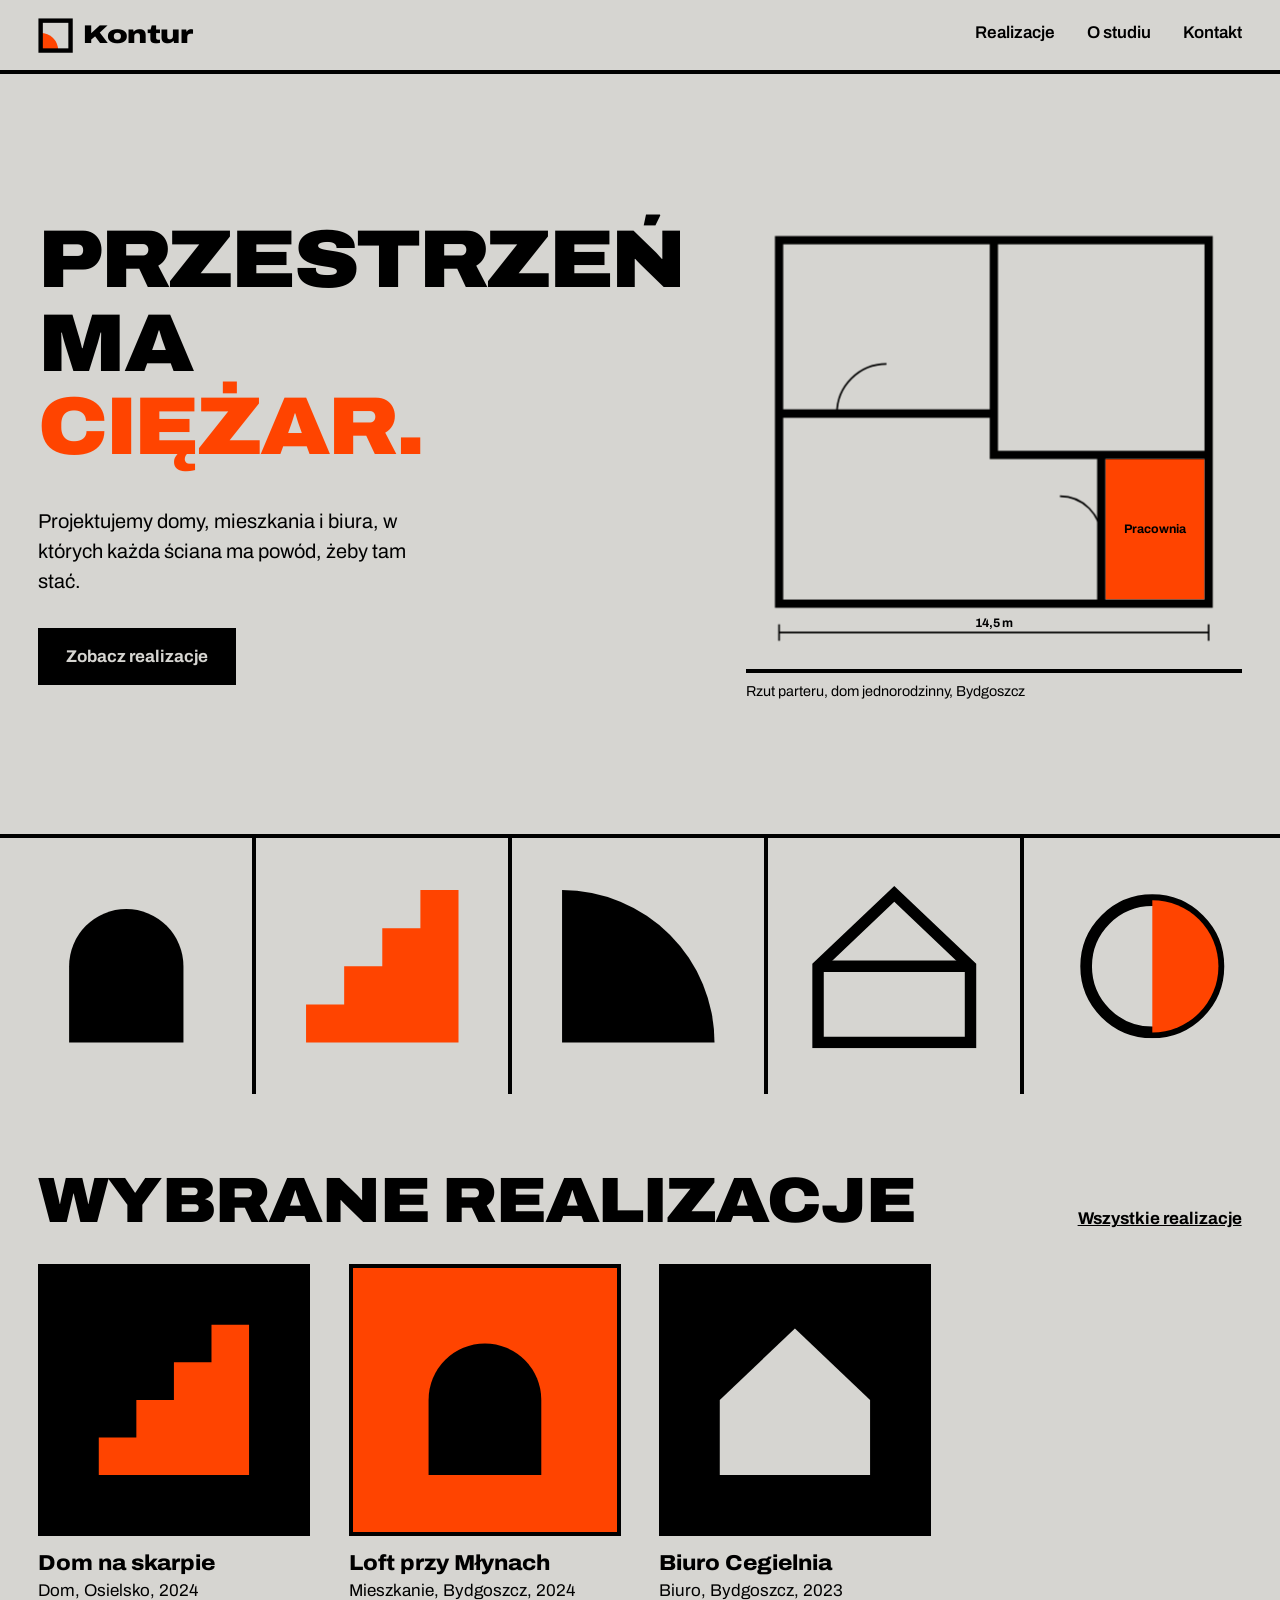
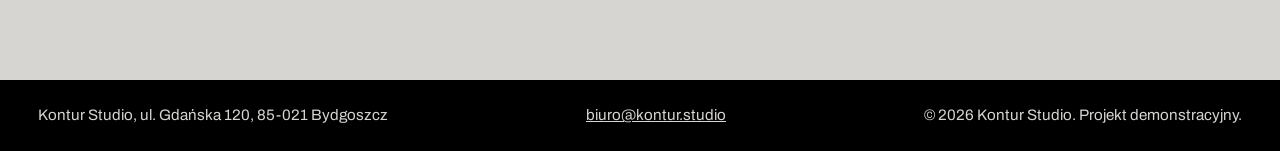
<file: index.html>
<!DOCTYPE html>
<html lang="pl">
<head>
  <meta charset="UTF-8">
  <meta name="viewport" content="width=device-width, initial-scale=1">
  <title>Kontur Studio | Pracownia architektury i wnętrz w Bydgoszczy</title>
  <meta name="description" content="Kontur Studio projektuje domy, mieszkania i biura w Bydgoszczy i okolicach.">
  <link rel="preconnect" href="https://fonts.googleapis.com">
  <link rel="preconnect" href="https://fonts.gstatic.com" crossorigin>
  <link href="https://fonts.googleapis.com/css2?family=Archivo:wdth,wght@62..125,300..900&display=swap" rel="stylesheet">
  <link rel="stylesheet" href="style.css">
</head>
<body>

  <header class="site-header">
    <a class="logo" href="index.html" aria-label="Kontur Studio, strona główna">
      <svg class="mark" viewBox="0 0 40 40" aria-hidden="true">
        <path d="M3 37V17A20 20 0 0 1 23 37Z"/>
        <rect x="3" y="3" width="34" height="34"/>
      </svg>
      <span>Kontur</span>
    </a>
    <button class="menu-btn" aria-expanded="false" aria-controls="nav">Menu</button>
    <nav id="nav" class="nav" aria-label="Główna nawigacja">
      <a href="realizacje.html">Realizacje</a>
      <a href="o-studiu.html">O studiu</a>
      <a href="kontakt.html">Kontakt</a>
    </nav>
  </header>

  <main>
    <section class="hero">
      <div class="hero-text">
        <h1>
          <span class="line"><span>Przestrzeń</span></span>
          <span class="line"><span>ma</span></span>
          <span class="line"><span>ciężar.</span></span>
        </h1>
        <p class="lead">Projektujemy domy, mieszkania i biura, w których każda ściana ma powód, żeby tam stać.</p>
        <a class="btn" href="realizacje.html">Zobacz realizacje</a>
      </div>

      <figure class="plan">
        <svg viewBox="0 0 600 540" role="img" aria-label="Animowany rzut architektoniczny pomieszczeń">
          <rect class="room" x="435" y="305" width="120" height="170"/>
          <g fill="none" stroke="#000">
            <!-- ściany zewnętrzne -->
            <path class="draw wall" style="--d:.2s" pathLength="1" d="M40 40H560V480H40Z"/>
            <!-- ściany wewnętrzne -->
            <path class="draw wall" style="--d:1.2s" pathLength="1" d="M300 40V300H560"/>
            <path class="draw wall" style="--d:1.5s" pathLength="1" d="M40 250H300"/>
            <path class="draw wall" style="--d:1.8s" pathLength="1" d="M430 300V480"/>
            <!-- łuki drzwi -->
            <path class="draw thin" style="--d:2.3s" pathLength="1" d="M110 250A60 60 0 0 1 170 190"/>
            <path class="draw thin" style="--d:2.5s" pathLength="1" d="M430 400A50 50 0 0 0 380 350"/>
            <!-- wymiar -->
            <path class="draw thin" style="--d:2.7s" pathLength="1" d="M40 515H560M40 505V525M560 505V525"/>
          </g>
          <text class="plan-text" x="300" y="508" text-anchor="middle">14,5 m</text>
          <text class="plan-text" x="495" y="395" text-anchor="middle">Pracownia</text>
        </svg>
        <figcaption>Rzut parteru, dom jednorodzinny, Bydgoszcz</figcaption>
      </figure>
    </section>

    <!-- Pas brył: formy architektoniczne (łuk, schody, ćwiartka, dach, kolumna) -->
    <section class="shapes" aria-hidden="true">
      <div><svg viewBox="0 0 100 100"><path class="ink" d="M20 90V50A30 30 0 0 1 80 50V90Z"/></svg></div>
      <div><svg viewBox="0 0 100 100"><path class="sig" d="M10 90V70H30V50H50V30H70V10H90V90Z"/></svg></div>
      <div><svg viewBox="0 0 100 100"><path class="ink" d="M10 90V10A80 80 0 0 1 90 90Z"/></svg></div>
      <div><svg viewBox="0 0 100 100"><path class="line" d="M50 12L90 50V90H10V50Z"/><path class="line" d="M10 50H90"/></svg></div>
      <div><svg viewBox="0 0 100 100"><circle class="line" cx="50" cy="50" r="34"/><path class="sig" d="M50 16A34 34 0 0 1 50 84Z"/></svg></div>
    </section>
    <section class="section" aria-labelledby="featured-title">
      <div class="section-head">
        <h2 id="featured-title">Wybrane realizacje</h2>
        <a class="text-link" href="realizacje.html">Wszystkie realizacje</a>
      </div>
      <div id="featured" class="cards"></div>
    </section>
  </main>

  <footer class="site-footer">
    <p>Kontur Studio, ul. Gdańska 120, 85-021 Bydgoszcz</p>
    <p><a href="mailto:biuro@kontur.studio">biuro@kontur.studio</a></p>
    <p>&copy; <span id="year">2026</span> Kontur Studio. Projekt demonstracyjny.</p>
  </footer>

  <script src="projects.js"></script>
  <script src="script.js"></script>
</body>
</html>
</file>
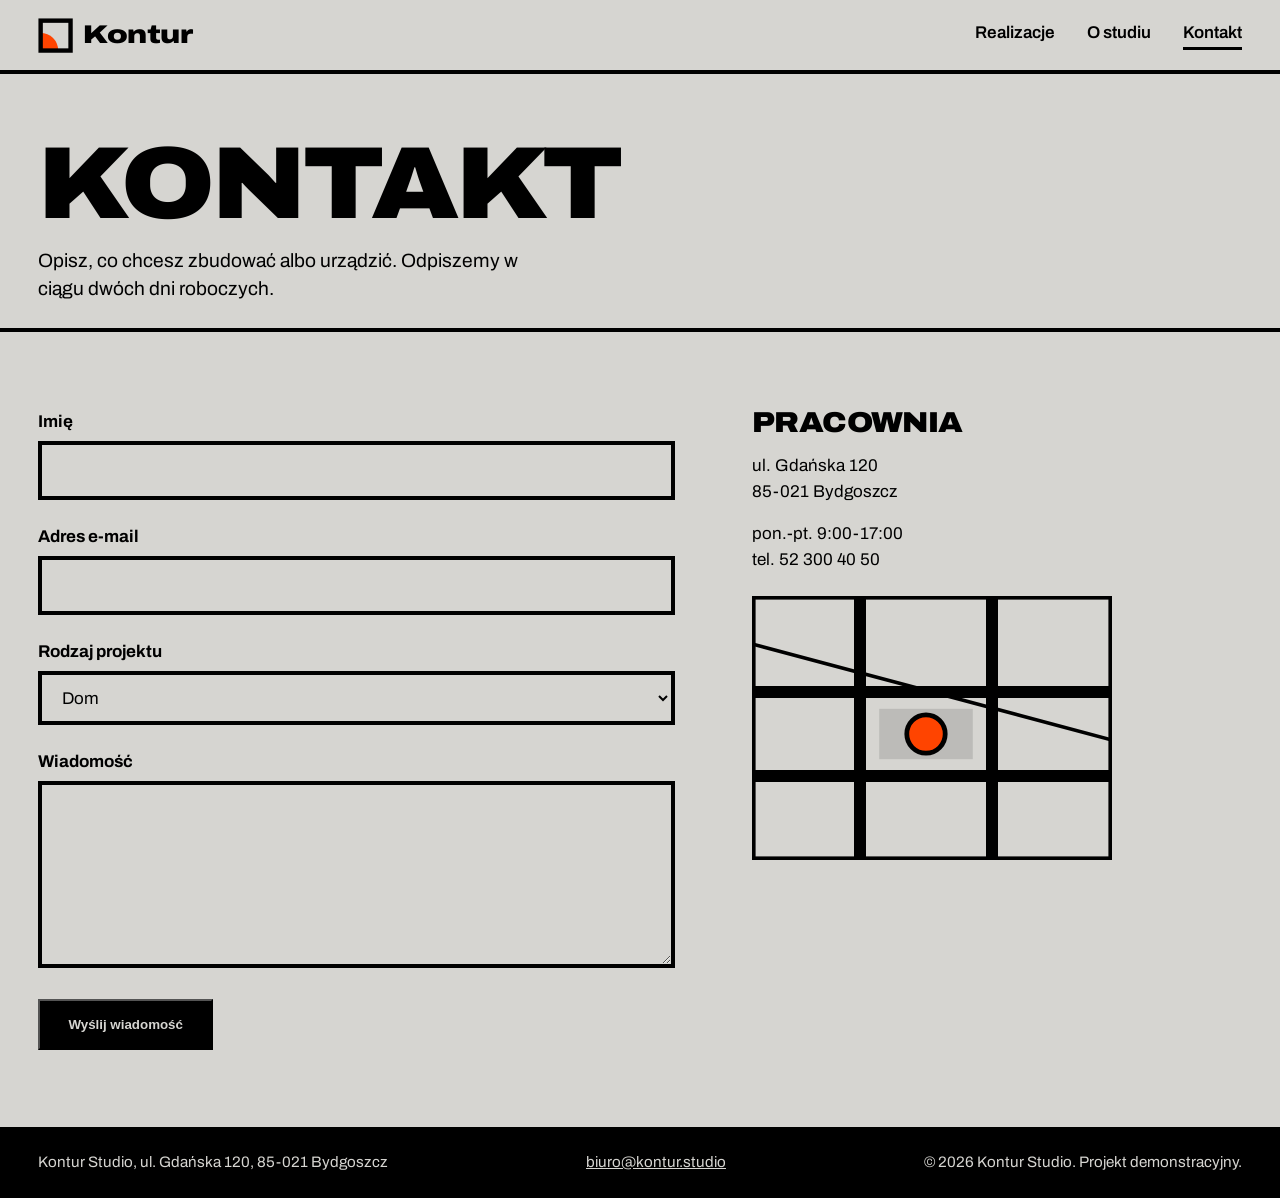
<file: kontakt.html>
<!DOCTYPE html>
<html lang="pl">
<head>
  <meta charset="UTF-8">
  <meta name="viewport" content="width=device-width, initial-scale=1">
  <title>Kontakt | Kontur Studio</title>
  <meta name="description" content="Napisz do Kontur Studio i opowiedz o swoim projekcie.">
  <link rel="preconnect" href="https://fonts.googleapis.com">
  <link rel="preconnect" href="https://fonts.gstatic.com" crossorigin>
  <link href="https://fonts.googleapis.com/css2?family=Archivo:wdth,wght@62..125,300..900&display=swap" rel="stylesheet">
  <link rel="stylesheet" href="style.css">
</head>
<body>

  <header class="site-header">
    <a class="logo" href="index.html" aria-label="Kontur Studio, strona główna">
      <svg class="mark" viewBox="0 0 40 40" aria-hidden="true">
        <path d="M3 37V17A20 20 0 0 1 23 37Z"/>
        <rect x="3" y="3" width="34" height="34"/>
      </svg>
      <span>Kontur</span>
    </a>
    <button class="menu-btn" aria-expanded="false" aria-controls="nav">Menu</button>
    <nav id="nav" class="nav" aria-label="Główna nawigacja">
      <a href="realizacje.html">Realizacje</a>
      <a href="o-studiu.html">O studiu</a>
      <a href="kontakt.html" aria-current="page">Kontakt</a>
    </nav>
  </header>

  <main>
    <div class="page-head">
      <h1>Kontakt</h1>
      <p>Opisz, co chcesz zbudować albo urządzić. Odpiszemy w ciągu dwóch dni roboczych.</p>
    </div>

    <section class="section contact" aria-label="Formularz i dane kontaktowe">
      <div>
        <form id="contact-form" novalidate>
          <div class="field">
            <label for="name">Imię</label>
            <input id="name" name="name" autocomplete="name" aria-describedby="name-error">
            <p class="error" id="name-error" role="alert"></p>
          </div>
          <div class="field">
            <label for="email">Adres e-mail</label>
            <input id="email" name="email" type="email" autocomplete="email" aria-describedby="email-error">
            <p class="error" id="email-error" role="alert"></p>
          </div>
          <div class="field">
            <label for="type">Rodzaj projektu</label>
            <select id="type" name="type">
              <option>Dom</option>
              <option>Mieszkanie</option>
              <option>Biuro</option>
              <option>Jeszcze nie wiem</option>
            </select>
          </div>
          <div class="field">
            <label for="message">Wiadomość</label>
            <textarea id="message" name="message" rows="6" aria-describedby="message-error"></textarea>
            <p class="error" id="message-error" role="alert"></p>
          </div>
          <button class="btn" type="submit">Wyślij wiadomość</button>
        </form>
        <div id="thanks" class="thanks" tabindex="-1" hidden>
          <h2>Dziękujemy</h2>
          <p>Odezwiemy się w ciągu dwóch dni roboczych. To strona demonstracyjna, więc nic nie zostało wysłane.</p>
        </div>
      </div>

      <aside>
        <h2>Pracownia</h2>
        <p>ul. Gdańska 120<br>85-021 Bydgoszcz</p>
        <p>pon.-pt. 9:00-17:00<br>tel. 52 300 40 50</p>
        <svg class="map" viewBox="0 0 300 220" role="img" aria-label="Uproszczona mapa dojazdu do pracowni">
          <rect x="1" y="1" width="298" height="218" fill="none" stroke="#000" stroke-width="4"/>
          <path d="M0 80H300M0 150H300M90 0V220M200 0V220" stroke="#000" stroke-width="10" fill="none"/>
          <path d="M0 40L300 120" stroke="#000" stroke-width="3" fill="none"/>
          <rect x="106" y="94" width="78" height="42" fill="#000" opacity=".12"/>
          <circle cx="145" cy="115" r="16" fill="#ff4400" stroke="#000" stroke-width="4"/>
        </svg>
      </aside>
    </section>
  </main>

  <footer class="site-footer">
    <p>Kontur Studio, ul. Gdańska 120, 85-021 Bydgoszcz</p>
    <p><a href="mailto:biuro@kontur.studio">biuro@kontur.studio</a></p>
    <p>&copy; <span id="year">2026</span> Kontur Studio. Projekt demonstracyjny.</p>
  </footer>

  <script src="projects.js"></script>
  <script src="script.js"></script>
</body>
</html>
</file>
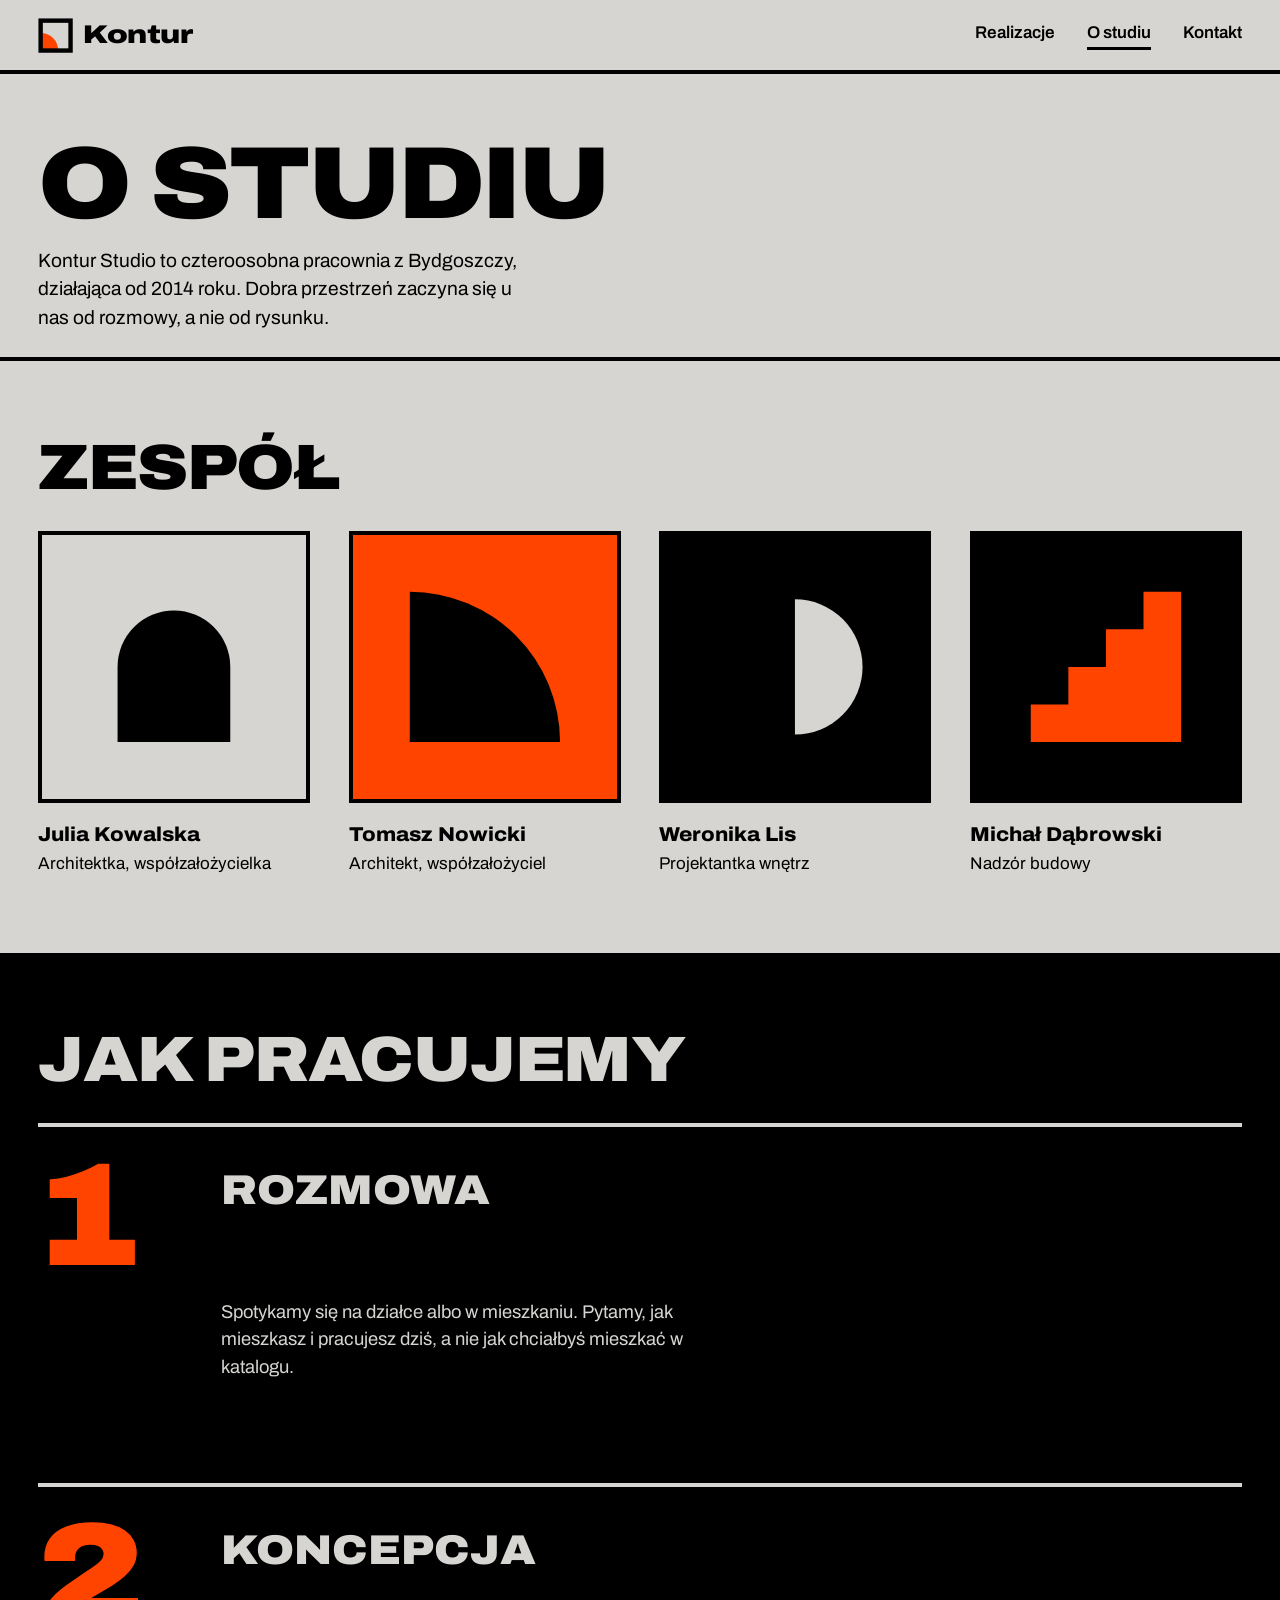
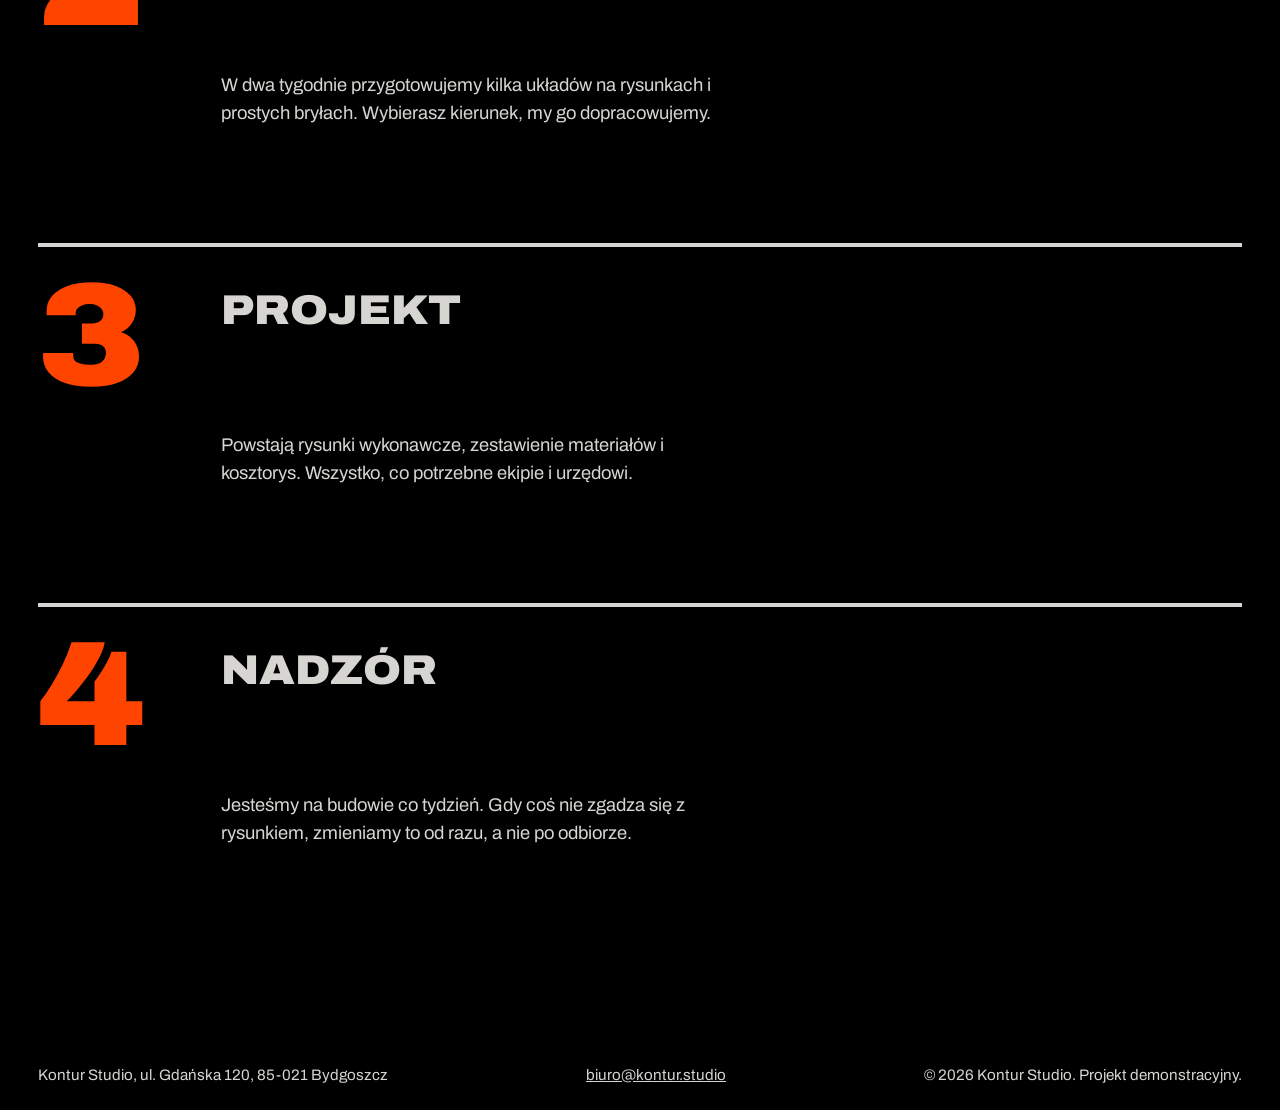
<file: o-studiu.html>
<!DOCTYPE html>
<html lang="pl">
<head>
  <meta charset="UTF-8">
  <meta name="viewport" content="width=device-width, initial-scale=1">
  <title>O studiu | Kontur Studio</title>
  <meta name="description" content="Poznaj zespół Kontur Studio i sposób, w jaki pracujemy nad projektami.">
  <link rel="preconnect" href="https://fonts.googleapis.com">
  <link rel="preconnect" href="https://fonts.gstatic.com" crossorigin>
  <link href="https://fonts.googleapis.com/css2?family=Archivo:wdth,wght@62..125,300..900&display=swap" rel="stylesheet">
  <link rel="stylesheet" href="style.css">
</head>
<body>

  <header class="site-header">
    <a class="logo" href="index.html" aria-label="Kontur Studio, strona główna">
      <svg class="mark" viewBox="0 0 40 40" aria-hidden="true">
        <path d="M3 37V17A20 20 0 0 1 23 37Z"/>
        <rect x="3" y="3" width="34" height="34"/>
      </svg>
      <span>Kontur</span>
    </a>
    <button class="menu-btn" aria-expanded="false" aria-controls="nav">Menu</button>
    <nav id="nav" class="nav" aria-label="Główna nawigacja">
      <a href="realizacje.html">Realizacje</a>
      <a href="o-studiu.html" aria-current="page">O studiu</a>
      <a href="kontakt.html">Kontakt</a>
    </nav>
  </header>

  <main>
    <div class="page-head">
      <h1>O studiu</h1>
      <p>Kontur Studio to czteroosobna pracownia z Bydgoszczy, działająca od 2014 roku. Dobra przestrzeń zaczyna się u nas od rozmowy, a nie od rysunku.</p>
    </div>

    <section class="section" aria-labelledby="team-title">
      <div class="section-head"><h2 id="team-title">Zespół</h2></div>
      <div class="team">
        <article class="member">
          <div class="thumb tone-a"><svg viewBox="0 0 100 100" aria-hidden="true"><path d="M20 90V50A30 30 0 0 1 80 50V90Z"/></svg></div>
          <h3>Julia Kowalska</h3>
          <p>Architektka, współzałożycielka</p>
        </article>
        <article class="member">
          <div class="thumb tone-b"><svg viewBox="0 0 100 100" aria-hidden="true"><path d="M10 90V10A80 80 0 0 1 90 90Z"/></svg></div>
          <h3>Tomasz Nowicki</h3>
          <p>Architekt, współzałożyciel</p>
        </article>
        <article class="member">
          <div class="thumb tone-c"><svg viewBox="0 0 100 100" aria-hidden="true"><path d="M50 14A36 36 0 0 1 50 86Z"/></svg></div>
          <h3>Weronika Lis</h3>
          <p>Projektantka wnętrz</p>
        </article>
        <article class="member">
          <div class="thumb tone-d"><svg viewBox="0 0 100 100" aria-hidden="true"><path d="M10 90V70H30V50H50V30H70V10H90V90Z"/></svg></div>
          <h3>Michał Dąbrowski</h3>
          <p>Nadzór budowy</p>
        </article>
      </div>
    </section>

    <section class="section dark" aria-labelledby="process-title">
      <div class="section-head"><h2 id="process-title">Jak pracujemy</h2></div>
      <ol class="process">
        <li><h3>Rozmowa</h3><p>Spotykamy się na działce albo w mieszkaniu. Pytamy, jak mieszkasz i pracujesz dziś, a nie jak chciałbyś mieszkać w katalogu.</p></li>
        <li><h3>Koncepcja</h3><p>W dwa tygodnie przygotowujemy kilka układów na rysunkach i prostych bryłach. Wybierasz kierunek, my go dopracowujemy.</p></li>
        <li><h3>Projekt</h3><p>Powstają rysunki wykonawcze, zestawienie materiałów i kosztorys. Wszystko, co potrzebne ekipie i urzędowi.</p></li>
        <li><h3>Nadzór</h3><p>Jesteśmy na budowie co tydzień. Gdy coś nie zgadza się z rysunkiem, zmieniamy to od razu, a nie po odbiorze.</p></li>
      </ol>
    </section>
  </main>

  <footer class="site-footer">
    <p>Kontur Studio, ul. Gdańska 120, 85-021 Bydgoszcz</p>
    <p><a href="mailto:biuro@kontur.studio">biuro@kontur.studio</a></p>
    <p>&copy; <span id="year">2026</span> Kontur Studio. Projekt demonstracyjny.</p>
  </footer>

  <script src="projects.js"></script>
  <script src="script.js"></script>
</body>
</html>
</file>
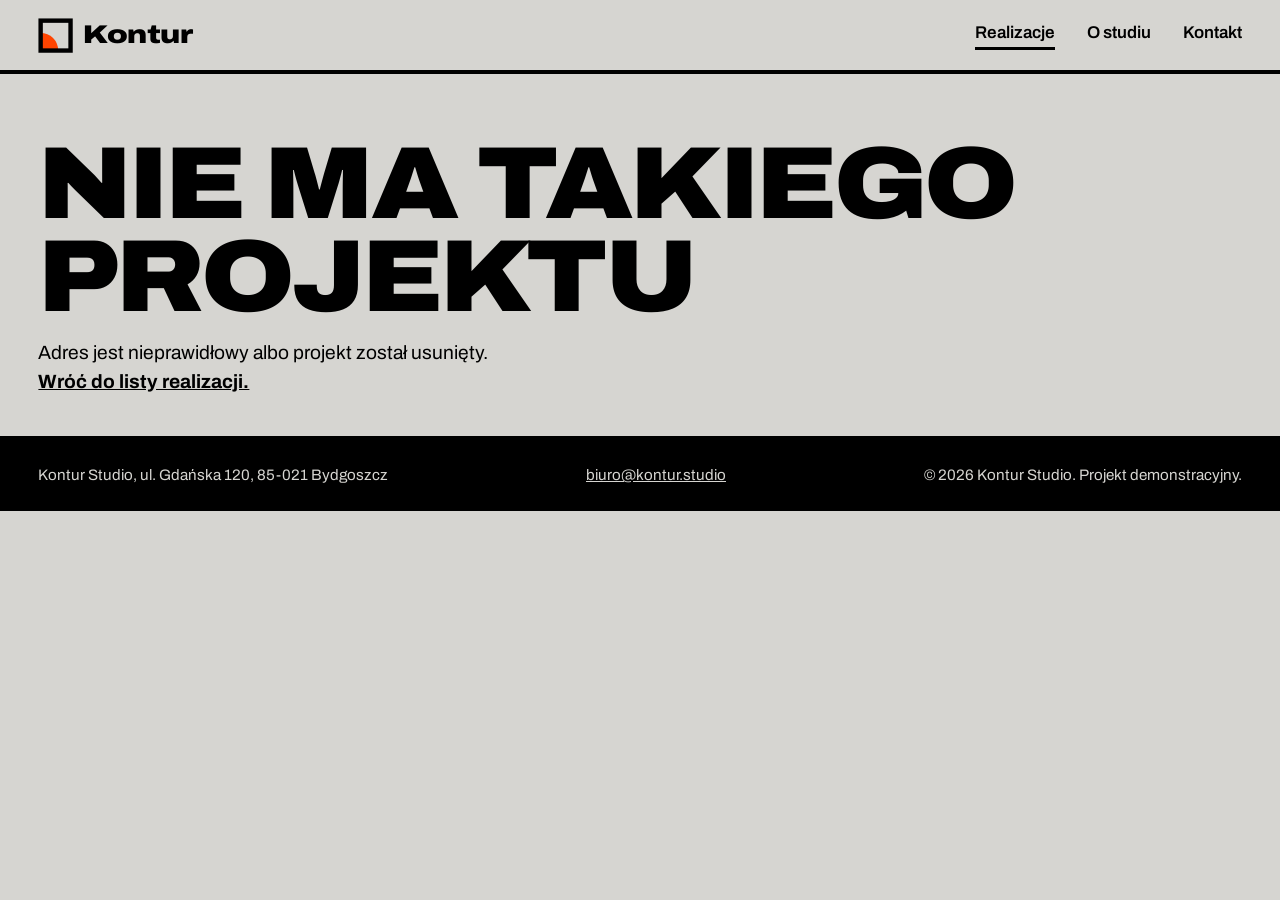
<file: projekt.html>
<!DOCTYPE html>
<html lang="pl">
<head>
  <meta charset="UTF-8">
  <meta name="viewport" content="width=device-width, initial-scale=1">
  <title>Realizacja | Kontur Studio</title>
  <meta name="description" content="Szczegóły realizacji Kontur Studio.">
  <link rel="preconnect" href="https://fonts.googleapis.com">
  <link rel="preconnect" href="https://fonts.gstatic.com" crossorigin>
  <link href="https://fonts.googleapis.com/css2?family=Archivo:wdth,wght@62..125,300..900&display=swap" rel="stylesheet">
  <link rel="stylesheet" href="style.css">
</head>
<body>

  <header class="site-header">
    <a class="logo" href="index.html" aria-label="Kontur Studio, strona główna">
      <svg class="mark" viewBox="0 0 40 40" aria-hidden="true">
        <path d="M3 37V17A20 20 0 0 1 23 37Z"/>
        <rect x="3" y="3" width="34" height="34"/>
      </svg>
      <span>Kontur</span>
    </a>
    <button class="menu-btn" aria-expanded="false" aria-controls="nav">Menu</button>
    <nav id="nav" class="nav" aria-label="Główna nawigacja">
      <a href="realizacje.html" aria-current="page">Realizacje</a>
      <a href="o-studiu.html">O studiu</a>
      <a href="kontakt.html">Kontakt</a>
    </nav>
  </header>

  <main>
    <div id="project"></div>
  </main>

  <footer class="site-footer">
    <p>Kontur Studio, ul. Gdańska 120, 85-021 Bydgoszcz</p>
    <p><a href="mailto:biuro@kontur.studio">biuro@kontur.studio</a></p>
    <p>&copy; <span id="year">2026</span> Kontur Studio. Projekt demonstracyjny.</p>
  </footer>

  <script src="projects.js"></script>
  <script src="script.js"></script>
</body>
</html>
</file>
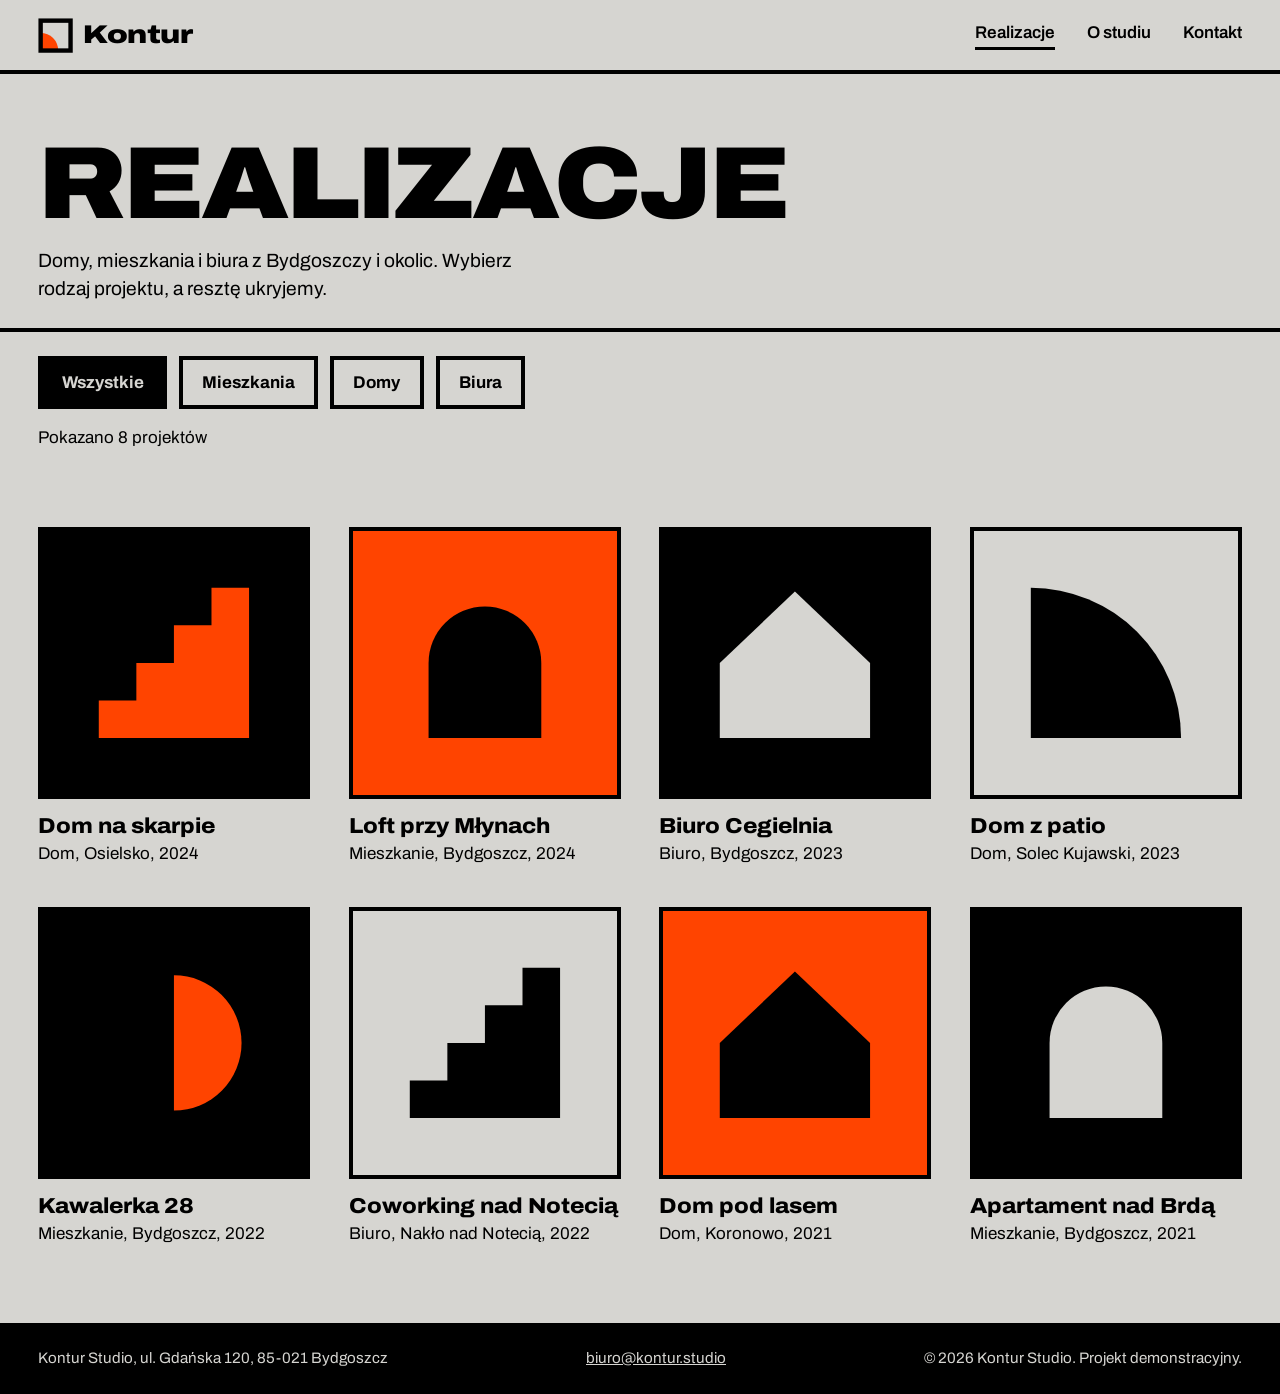
<file: realizacje.html>
<!DOCTYPE html>
<html lang="pl">
<head>
  <meta charset="UTF-8">
  <meta name="viewport" content="width=device-width, initial-scale=1">
  <title>Realizacje | Kontur Studio</title>
  <meta name="description" content="Domy, mieszkania i biura zaprojektowane przez Kontur Studio w Bydgoszczy i okolicach.">
  <link rel="preconnect" href="https://fonts.googleapis.com">
  <link rel="preconnect" href="https://fonts.gstatic.com" crossorigin>
  <link href="https://fonts.googleapis.com/css2?family=Archivo:wdth,wght@62..125,300..900&display=swap" rel="stylesheet">
  <link rel="stylesheet" href="style.css">
</head>
<body>

  <header class="site-header">
    <a class="logo" href="index.html" aria-label="Kontur Studio, strona główna">
      <svg class="mark" viewBox="0 0 40 40" aria-hidden="true">
        <path d="M3 37V17A20 20 0 0 1 23 37Z"/>
        <rect x="3" y="3" width="34" height="34"/>
      </svg>
      <span>Kontur</span>
    </a>
    <button class="menu-btn" aria-expanded="false" aria-controls="nav">Menu</button>
    <nav id="nav" class="nav" aria-label="Główna nawigacja">
      <a href="realizacje.html" aria-current="page">Realizacje</a>
      <a href="o-studiu.html">O studiu</a>
      <a href="kontakt.html">Kontakt</a>
    </nav>
  </header>

  <main>
    <div class="page-head">
      <h1>Realizacje</h1>
      <p>Domy, mieszkania i biura z Bydgoszczy i okolic. Wybierz rodzaj projektu, a resztę ukryjemy.</p>
    </div>

    <div class="filters" role="group" aria-label="Filtruj realizacje">
      <button type="button" data-filter="all" aria-pressed="true">Wszystkie</button>
      <button type="button" data-filter="mieszkanie" aria-pressed="false">Mieszkania</button>
      <button type="button" data-filter="dom" aria-pressed="false">Domy</button>
      <button type="button" data-filter="biuro" aria-pressed="false">Biura</button>
    </div>
    <p id="count" class="count" aria-live="polite"></p>

    <section class="section" aria-label="Lista realizacji">
      <div id="projects" class="cards"></div>
    </section>
  </main>

  <footer class="site-footer">
    <p>Kontur Studio, ul. Gdańska 120, 85-021 Bydgoszcz</p>
    <p><a href="mailto:biuro@kontur.studio">biuro@kontur.studio</a></p>
    <p>&copy; <span id="year">2026</span> Kontur Studio. Projekt demonstracyjny.</p>
  </footer>

  <script src="projects.js"></script>
  <script src="script.js"></script>
</body>
</html>
</file>
<file: style.css>
/* ===== Tokeny projektu: zmieniasz tu, zmienia się na całej stronie ===== */
:root {
  --concrete: #d6d5d1;   /* tło: kolor betonu */
  --ink: #000;           /* tekst i ściany */
  --signal: #ff4400;     /* jedyny akcent */
  --pad: clamp(1rem, 3vw, 2.5rem);
  --wall: 4px;           /* grubość linii konstrukcyjnych */
}

*, *::before, *::after { box-sizing: border-box; }
html { scroll-behavior: smooth; }
body {
  margin: 0;
  background: var(--concrete);
  color: var(--ink);
  font-family: "Archivo", sans-serif;
  font-stretch: 100%;
  font-size: 1.0625rem;
  line-height: 1.5;
}
a { color: inherit; }
:focus-visible { outline: 3px solid var(--signal); outline-offset: 3px; }

/* ===== Nagłówek ===== */
.site-header {
  position: relative;
  z-index: 10;
  display: flex;
  align-items: center;
  justify-content: space-between;
  padding: 1rem var(--pad);
  border-bottom: var(--wall) solid var(--ink);
}
.logo {
  display: flex;
  align-items: center;
  gap: .6rem;
  font-weight: 900;
  font-stretch: 125%;
  font-size: 1.6rem;
  text-decoration: none;
  letter-spacing: -0.02em;
}
.nav { display: flex; gap: 2rem; }
.nav a {
  font-weight: 600;
  text-decoration: none;
  padding-bottom: 2px;
  border-bottom: 3px solid transparent;
}
.nav a:hover { border-color: var(--signal); }
.menu-btn { display: none; }

/* ===== Hero ===== */
.hero {
  display: grid;
  grid-template-columns: 1.35fr 1fr;
  gap: var(--pad);
  align-items: center;
  padding: clamp(2rem, 5vw, 4rem) var(--pad);
  min-height: calc(100vh - 140px);
}
.hero-text { min-width: 0; }
h1 {
  margin: 0 0 2rem;
  font-weight: 900;
  font-stretch: 112%;
  font-size: clamp(2.2rem, 6.4vw, 7.2rem);
  line-height: 0.9;
  letter-spacing: -0.03em;
  text-transform: uppercase;
}
/* maska: tekst wysuwa się spod linii */
.line { display: block; padding-bottom: 0.12em; clip-path: inset(-0.4em -50vw 0 -50vw); }
.line > span {
  display: block;
  animation: rise 0.9s cubic-bezier(.2,.7,.2,1) both;
}
.line:nth-child(2) > span { animation-delay: .12s; }
.line:nth-child(3) > span { animation-delay: .24s; color: var(--signal); }

.lead { max-width: 34ch; font-size: 1.25rem; margin: 0 0 2rem; }
.btn {
  display: inline-block;
  background: var(--ink);
  color: var(--concrete);
  padding: 1rem 1.75rem;
  font-weight: 700;
  text-decoration: none;
  transition: background .2s, color .2s;
}
.btn:hover { background: var(--signal); color: var(--ink); }

/* ===== Rzut: rysuje się sam ===== */
.plan { margin: 0; min-width: 0; }
.plan svg { width: 100%; height: auto; display: block; overflow: visible; }
.plan figcaption { margin-top: 1rem; font-size: .9rem; border-top: var(--wall) solid var(--ink); padding-top: .5rem; }
.wall { stroke-width: 10; }
.thin { stroke-width: 2; }
.draw {
  stroke-dasharray: 1;
  stroke-dashoffset: 1;
  animation: draw 1.4s cubic-bezier(.6,0,.2,1) forwards;
  animation-delay: var(--d);
}
.room { fill: var(--signal); opacity: 0; animation: fade .6s 2.9s forwards; }
.plan-text {
  font-family: "Archivo", sans-serif;
  font-size: 15px;
  font-weight: 700;
  opacity: 0;
  animation: fade .6s 3.1s forwards;
}

@keyframes draw { to { stroke-dashoffset: 0; } }
@keyframes fade { to { opacity: 1; } }
@keyframes rise { from { transform: translateY(130%); } to { transform: none; } }


/* ===== Znak logo ===== */
.mark { width: 2.2rem; height: 2.2rem; flex: none; }
.mark rect { fill: none; stroke: var(--ink); stroke-width: 5; }
.mark path { fill: var(--signal); }

/* ===== Pas brył ===== */
.shapes {
  display: grid;
  grid-template-columns: repeat(5, 1fr);
  border-top: var(--wall) solid var(--ink);
}
.shapes > div { aspect-ratio: 1; padding: 12%; border-right: var(--wall) solid var(--ink); }
.shapes > div:last-child { border-right: 0; }
.shapes svg { width: 100%; height: 100%; display: block; }
.shapes .ink { fill: var(--ink); }
.shapes .sig { fill: var(--signal); }
.shapes .line { fill: none; stroke: var(--ink); stroke-width: 6; stroke-linejoin: miter; }

/* ===== Sekcje i karty ===== */
.section { padding: clamp(2.5rem, 6vw, 5rem) var(--pad); }
.section-head { display: flex; flex-wrap: wrap; justify-content: space-between; align-items: end; gap: 1rem; margin-bottom: 2rem; }
h2 {
  margin: 0;
  font-weight: 900;
  font-stretch: 112%;
  font-size: clamp(2rem, 5vw, 4rem);
  line-height: .95;
  letter-spacing: -0.02em;
  text-transform: uppercase;
}
.text-link { font-weight: 700; }
.cards { display: grid; grid-template-columns: repeat(auto-fill, minmax(min(100%, 260px), 1fr)); gap: 2.5rem var(--pad); }
.card { display: block; text-decoration: none; transition: opacity .25s, transform .25s; }
.card[hidden] { display: none; }
.card.is-out { opacity: 0; transform: scale(.96); }
.thumb {
  aspect-ratio: 1;
  padding: 14%;
  background: var(--bg);
  border: var(--wall) solid var(--ink);
  transition: transform .2s, box-shadow .2s;
}
.thumb svg { width: 100%; height: 100%; display: block; }
.thumb path { fill: var(--fg); }
.tone-a { --bg: var(--concrete); --fg: var(--ink); }
.tone-b { --bg: var(--signal);   --fg: var(--ink); }
.tone-c { --bg: var(--ink);      --fg: var(--concrete); }
.tone-d { --bg: var(--ink);      --fg: var(--signal); }
.card:hover .thumb, .card:focus-visible .thumb { transform: translate(-6px, -6px); box-shadow: 6px 6px 0 var(--ink); }
.card h3 { margin: 1rem 0 .15rem; font-size: 1.35rem; font-weight: 800; font-stretch: 108%; line-height: 1.1; }
.card p { margin: 0; }
.card:hover h3 { text-decoration: underline; text-decoration-color: var(--signal); text-decoration-thickness: 4px; text-underline-offset: 4px; }

/* ===== Podstrony ===== */
.page-head { padding: clamp(2rem, 5vw, 4rem) var(--pad) 1.5rem; border-bottom: var(--wall) solid var(--ink); }
.page-head h1 { margin: 0 0 1rem; font-size: clamp(2.4rem, 8vw, 7rem); }
.page-head p { max-width: 46ch; margin: 0; font-size: 1.2rem; }
.filters { display: flex; flex-wrap: wrap; gap: .75rem; padding: 1.5rem var(--pad) 0; }
.filters button {
  font: inherit;
  font-weight: 700;
  padding: .6rem 1.2rem;
  background: transparent;
  color: var(--ink);
  border: var(--wall) solid var(--ink);
  cursor: pointer;
  transition: background .15s, color .15s;
}
.filters button:hover { background: var(--signal); }
.filters button[aria-pressed="true"] { background: var(--ink); color: var(--concrete); }
.count { margin: 1rem 0 0; padding: 0 var(--pad); }
.nav a[aria-current="page"] { border-color: var(--ink); }

/* ===== Pojedyncza realizacja ===== */
.page-head a { font-weight: 700; display: inline-block; margin-bottom: 1rem; }
.project { display: grid; grid-template-columns: 1fr 1fr; gap: var(--pad); align-items: start; }
.project .thumb { padding: 16%; }
.project-desc { font-size: 1.35rem; max-width: 34ch; margin: 0 0 2rem; }
.facts { margin: 0; border-top: var(--wall) solid var(--ink); }
.facts div { display: flex; justify-content: space-between; gap: 1rem; padding: .8rem 0; border-bottom: var(--wall) solid var(--ink); }
.facts dt { font-weight: 400; }
.facts dd { margin: 0; font-weight: 800; }
.pager { display: flex; flex-wrap: wrap; justify-content: space-between; gap: 1rem; padding: 1.5rem var(--pad); border-top: var(--wall) solid var(--ink); font-weight: 700; }

/* ===== O studiu ===== */
.team { display: grid; grid-template-columns: repeat(auto-fill, minmax(min(100%, 220px), 1fr)); gap: 2rem var(--pad); }
.member h3 { margin: 1rem 0 .15rem; font-size: 1.25rem; font-weight: 800; font-stretch: 108%; }
.member p { margin: 0; }
.dark { background: var(--ink); color: var(--concrete); }
.process { list-style: none; counter-reset: step; margin: 0; padding: 0; display: grid; gap: 0; }
.process li {
  counter-increment: step;
  display: grid;
  grid-template-columns: clamp(4rem, 12vw, 9rem) 1fr;
  column-gap: var(--pad);
  padding: 2rem 0;
  border-top: var(--wall) solid var(--concrete);
  min-height: 40vh;
}
.process li::before {
  content: counter(step);
  grid-row: span 2;
  font-weight: 900;
  font-stretch: 112%;
  font-size: clamp(4rem, 12vw, 9rem);
  line-height: .8;
  color: transparent;
  -webkit-text-stroke: 2px var(--concrete);
  transition: color .5s;
}
.process li.on::before { color: var(--signal); -webkit-text-stroke-color: var(--signal); }
.process h3 { margin: 0 0 .5rem; font-size: clamp(1.6rem, 3.5vw, 2.6rem); font-weight: 900; font-stretch: 112%; text-transform: uppercase; }
.process p { margin: 0; max-width: 46ch; font-size: 1.15rem; }

/* ===== Kontakt ===== */
.contact { display: grid; grid-template-columns: 1.3fr 1fr; gap: calc(var(--pad) * 2); align-items: start; }
.field { margin-bottom: 1.5rem; }
label { display: block; font-weight: 700; margin-bottom: .4rem; }
input, select, textarea {
  width: 100%;
  font: inherit;
  color: var(--ink);
  background: transparent;
  border: var(--wall) solid var(--ink);
  border-radius: 0;
  padding: .8rem 1rem;
}
input[aria-invalid="true"], textarea[aria-invalid="true"] { border-color: var(--signal); }
.error { margin: .5rem 0 0; padding-left: .7rem; border-left: 6px solid var(--signal); font-weight: 700; }
.error:empty { display: none; }
.thanks { border: var(--wall) solid var(--ink); padding: 2rem; background: var(--signal); }
.thanks h2 { margin-bottom: 1rem; }
.contact aside h2 { margin-bottom: 1rem; font-size: 1.8rem; }
.map { width: 100%; max-width: 360px; height: auto; display: block; margin-top: 1.5rem; }

@media (max-width: 800px) {
  .project, .contact { grid-template-columns: 1fr; }
  .process li { min-height: 0; }
}

/* ===== Stopka ===== */
.site-footer {
  display: flex;
  flex-wrap: wrap;
  justify-content: space-between;
  gap: .5rem 2rem;
  padding: 1.5rem var(--pad);
  background: var(--ink);
  color: var(--concrete);
  font-size: .95rem;
}
.site-footer p { margin: 0; }

/* ===== Telefon ===== */
@media (max-width: 800px) {
  .hero { grid-template-columns: 1fr; min-height: 0; }
  h1 { font-size: clamp(2.2rem, 10.5vw, 4.5rem); }
  .menu-btn {
    display: block;
    background: none;
    border: var(--wall) solid var(--ink);
    padding: .4rem 1rem;
    font: inherit;
    font-weight: 700;
    cursor: pointer;
  }
  .nav {
    display: none;
    position: absolute;
    top: 100%; left: 0; right: 0;
    flex-direction: column;
    gap: 0;
    background: var(--concrete);
    border-bottom: var(--wall) solid var(--ink);
  }
  .nav.open { display: flex; }
  .nav a { padding: 1rem var(--pad); border-bottom: 1px solid var(--ink); }
}

/* Szanujemy ustawienie "ogranicz ruch" w systemie */
@media (prefers-reduced-motion: reduce) {
  .line > span, .draw, .room, .plan-text { animation: none; opacity: 1; stroke-dashoffset: 0; transform: none; }
  html { scroll-behavior: auto; }
}
</file>
